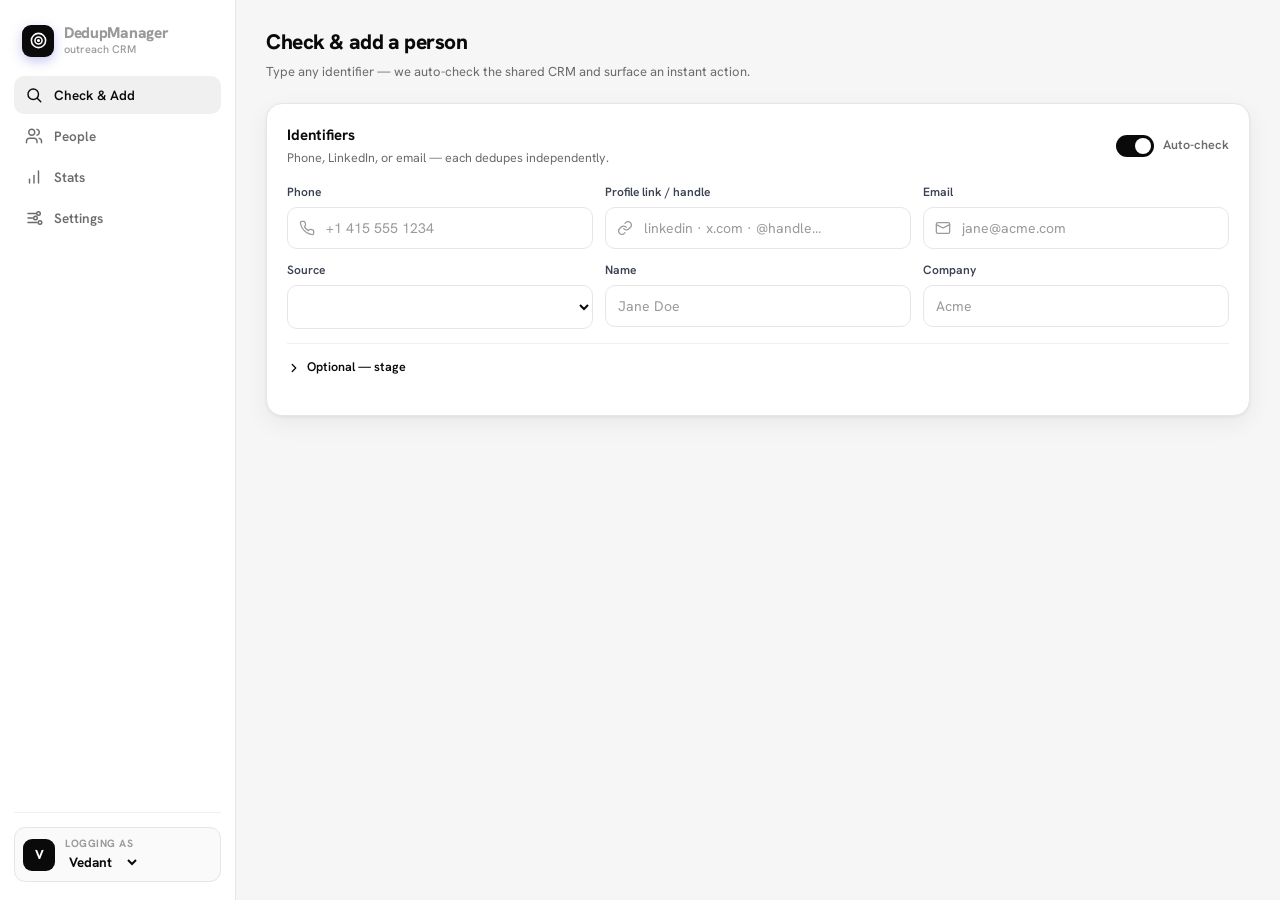
<file: apps-script/Index.html>
<!DOCTYPE html>
<html lang="en">
<head>
<base target="_top">
<meta charset="utf-8">
<meta name="viewport" content="width=device-width, initial-scale=1">
<!-- Vanilla HTML/CSS/JS only (Apps Script HtmlService sandbox — no framework/npm).
     Design: data-dense dashboard, ink + iris accent, per-stage hue system,
     Hanken Grotesk + JetBrains Mono (tabular figures), SVG icons, motion. -->
<link rel="preconnect" href="https://fonts.googleapis.com">
<link rel="preconnect" href="https://fonts.gstatic.com" crossorigin>
<link href="https://fonts.googleapis.com/css2?family=Hanken+Grotesk:wght@400;500;600;700;800&family=JetBrains+Mono:wght@400;500;600&display=swap" rel="stylesheet">
<style>
  :root{
    --bg:#f6f6f6; --surface:#ffffff; --surface-2:#fafafa;
    --ink:#0a0a0a; --muted:#6b6b6b; --faint:#9a9a9a; --line:#e6e6e6; --line-2:#efefef;
    --iris:#0a0a0a; --iris-ink:#0a0a0a; --iris-soft:#f0f0f0;
    --ok:#0a0a0a; --ok-soft:#f4f4f4; --warn:#0a0a0a; --warn-soft:#0a0a0a; --amber:#3a3a3a;
    --r:12px; --r-lg:16px;
    --sh-sm:0 1px 2px rgba(0,0,0,.05);
    --sh:0 1px 3px rgba(0,0,0,.06), 0 8px 24px rgba(0,0,0,.06);
    --sh-pop:0 12px 40px rgba(0,0,0,.16);
    --ease:cubic-bezier(.2,.7,.2,1);
  }
  *{box-sizing:border-box}
  html,body{margin:0;height:100%}
  body{background:var(--bg);color:var(--ink);
    font-family:'Hanken Grotesk',system-ui,-apple-system,sans-serif;
    font-size:14px;line-height:1.5;-webkit-font-smoothing:antialiased}
  .mono{font-family:'JetBrains Mono',ui-monospace,monospace;font-variant-numeric:tabular-nums;font-size:12.5px}
  .tnum{font-variant-numeric:tabular-nums}
  button{font-family:inherit;cursor:pointer}
  a{color:var(--iris-ink)}
  ::selection{background:var(--iris-soft)}

  /* ── App shell ─────────────────────────────────────────────── */
  .app{display:grid;grid-template-columns:236px 1fr;min-height:100vh}
  aside{background:var(--surface);border-right:1px solid var(--line);
    display:flex;flex-direction:column;padding:18px 14px;position:sticky;top:0;height:100vh}
  .brand{display:flex;align-items:center;gap:10px;padding:6px 8px 18px}
  .brand .logo{width:32px;height:32px;border-radius:9px;background:#0a0a0a;
    display:grid;place-items:center;color:#fff;box-shadow:0 4px 12px rgba(91,91,214,.35)}
  .brand b{font-size:15.5px;font-weight:800;letter-spacing:-.02em;display:block;line-height:1.1}
  .brand span{font-size:11px;color:var(--faint);font-weight:500}
  nav{display:flex;flex-direction:column;gap:3px}
  .navbtn{display:flex;align-items:center;gap:11px;width:100%;border:0;background:transparent;
    color:var(--muted);font-weight:600;font-size:13.5px;padding:10px 11px;border-radius:10px;
    transition:background .16s var(--ease),color .16s var(--ease);text-align:left}
  .navbtn svg{width:18px;height:18px;flex:none;stroke-width:1.9}
  .navbtn:hover{background:var(--surface-2);color:var(--ink)}
  .navbtn[aria-current="page"]{background:var(--iris-soft);color:var(--iris-ink)}
  .navbtn:focus-visible{outline:2px solid var(--iris);outline-offset:2px}
  .side-foot{margin-top:auto;padding-top:14px;border-top:1px solid var(--line-2)}
  .whoami{display:flex;align-items:center;gap:10px;padding:8px;border-radius:11px;background:var(--surface-2);border:1px solid var(--line)}
  .ava{width:32px;height:32px;border-radius:9px;background:var(--iris);color:#fff;display:grid;place-items:center;
    font-weight:800;font-size:13px;flex:none}
  .whoami .lab{font-size:10.5px;color:var(--faint);font-weight:700;text-transform:uppercase;letter-spacing:.05em}
  .whoami select{border:0;background:transparent;font-family:inherit;font-weight:700;font-size:13.5px;color:var(--ink);
    padding:0;width:100%;cursor:pointer;outline:none}

  /* ── Main ──────────────────────────────────────────────────── */
  main{padding:26px 30px 80px;max-width:1080px;width:100%}
  .page-h{margin:0 0 4px;font-size:21px;font-weight:800;letter-spacing:-.02em}
  .page-sub{color:var(--muted);font-size:13px;margin:0 0 22px}
  .panel{animation:rise .32s var(--ease) both}
  @media (prefers-reduced-motion:reduce){.panel,.row-in{animation:none!important}}
  @keyframes rise{from{opacity:0;transform:translateY(8px)}to{opacity:1;transform:none}}

  .card{background:var(--surface);border:1px solid var(--line);border-radius:var(--r-lg);box-shadow:var(--sh);padding:20px}
  .card+.card{margin-top:16px}
  .card-h{display:flex;align-items:center;justify-content:space-between;gap:14px;margin-bottom:16px}
  .card-h h3{margin:0;font-size:15px;font-weight:700}
  .card-h p{margin:2px 0 0;color:var(--muted);font-size:12.5px}

  label.fl{display:block;font-weight:600;font-size:12px;color:#3a4150;margin:0 0 6px}
  .inwrap{position:relative}
  .inwrap>svg{position:absolute;left:12px;top:50%;transform:translateY(-50%);width:16px;height:16px;
    color:var(--faint);stroke-width:1.9;pointer-events:none}
  input,select,textarea{width:100%;font-family:inherit;font-size:14px;color:var(--ink);background:var(--surface);
    border:1px solid var(--line);border-radius:10px;padding:11px 12px;outline:none;transition:border .15s,box-shadow .15s}
  .inwrap input{padding-left:38px}
  input::placeholder{color:var(--faint)}
  input:focus,select:focus,textarea:focus{border-color:var(--iris);box-shadow:0 0 0 3px var(--iris-soft)}
  .grid3{display:grid;grid-template-columns:repeat(3,1fr);gap:12px}
  .field{margin-bottom:0}

  .btn{display:inline-flex;align-items:center;justify-content:center;gap:8px;border:0;border-radius:10px;
    padding:11px 16px;font-weight:700;font-size:13.5px;background:var(--ink);color:#fff;
    transition:transform .12s var(--ease),box-shadow .16s,filter .16s}
  .btn svg{width:16px;height:16px;stroke-width:2}
  .btn:hover{transform:translateY(-1px);box-shadow:0 6px 16px rgba(18,22,33,.18)}
  .btn:active{transform:translateY(0)}
  .btn:focus-visible{outline:2px solid var(--iris);outline-offset:2px}
  .btn.primary{background:var(--iris)}
  .btn.primary:hover{box-shadow:0 6px 18px rgba(91,91,214,.4)}
  .btn.ok{background:var(--ok)}
  .btn.ghost{background:var(--surface);color:var(--ink);border:1px solid var(--line)}
  .btn.ghost:hover{background:var(--surface-2);box-shadow:none}
  .btn:disabled{opacity:.5;pointer-events:none}

  /* switch */
  .switch{display:inline-flex;align-items:center;gap:9px;font-weight:600;font-size:12.5px;color:var(--muted);cursor:pointer}
  .switch input{position:absolute;opacity:0;width:0;height:0}
  .track{width:38px;height:22px;border-radius:20px;background:#cfd4dd;position:relative;transition:background .18s var(--ease);flex:none}
  .track:before{content:"";position:absolute;width:16px;height:16px;border-radius:50%;background:#fff;left:3px;top:3px;
    transition:transform .18s var(--ease);box-shadow:0 1px 2px rgba(0,0,0,.2)}
  .switch input:checked+.track{background:var(--iris)}
  .switch input:checked+.track:before{transform:translateX(16px)}
  .switch input:focus-visible+.track{outline:2px solid var(--iris);outline-offset:2px}

  /* disclosure */
  details.more{margin-top:14px;border-top:1px solid var(--line-2);padding-top:14px}
  details.more>summary{list-style:none;cursor:pointer;font-weight:600;font-size:12.5px;color:var(--iris-ink);
    display:inline-flex;align-items:center;gap:6px}
  details.more>summary::-webkit-details-marker{display:none}
  details.more>summary svg{width:14px;height:14px;transition:transform .18s var(--ease)}
  details.more[open]>summary svg{transform:rotate(90deg)}

  /* action bar + verdict */
  .actionbar{display:flex;align-items:center;gap:10px;margin-top:16px;padding-top:16px;border-top:1px solid var(--line-2);
    animation:rise .22s var(--ease) both}
  .chip{display:inline-flex;align-items:center;gap:7px;font-weight:700;font-size:12.5px;padding:6px 11px;border-radius:20px}
  .chip svg{width:14px;height:14px;stroke-width:2.2}
  .chip.ok{background:#e7f6ee;color:#067a52;border:1px solid #c5ebd5}
  .chip.warn{background:#fdecea;color:#c0271d;border:1px solid #f7cfca}
  .chip.idle{background:var(--surface-2);color:var(--muted);border:1px solid var(--line)}
  .chip .spin{animation:spin .8s linear infinite}
  @keyframes spin{to{transform:rotate(360deg)}}
  .grow{flex:1}

  .reclist{margin-top:14px;display:flex;flex-direction:column;gap:8px}
  .rec{border:1px solid var(--line);border-radius:12px;padding:12px 14px;background:var(--surface-2);
    animation:rise .26s var(--ease) both}
  .rec .top{display:flex;align-items:center;gap:9px}
  .rec b{font-weight:700}
  .rec .meta{color:var(--muted);font-size:12px;margin-top:4px;display:flex;flex-wrap:wrap;gap:4px 10px}
  .rec .meta .mono{color:#414856}

  .pill{display:inline-block;font-size:11px;font-weight:700;padding:3px 9px;border-radius:20px;white-space:nowrap;letter-spacing:.01em}
  .matchtag{font-size:10.5px;font-weight:700;text-transform:uppercase;letter-spacing:.05em;color:var(--iris-ink);
    background:var(--iris-soft);padding:2px 7px;border-radius:6px}

  /* table */
  .tablewrap{overflow-x:auto;margin:0 -4px;border-radius:12px}
  table{width:100%;border-collapse:separate;border-spacing:0;white-space:nowrap}
  thead th{position:sticky;top:0;background:var(--surface);text-align:left;font-size:10.5px;text-transform:uppercase;
    letter-spacing:.05em;color:var(--faint);font-weight:700;padding:10px 12px;border-bottom:1px solid var(--line)}
  th.cust{color:var(--amber)}
  tbody td{padding:11px 12px;border-bottom:1px solid var(--line-2);font-size:13px;vertical-align:middle}
  tbody td.cust{background:#f7f7f7}
  tbody tr{transition:background .12s}
  tbody tr:hover td{background:var(--surface-2)}
  tbody tr:hover td.cust{background:#efefef}
  td .nm{font-weight:600}
  td .sub{color:var(--faint);font-size:11.5px;margin-top:1px}
  td select{padding:6px 9px;border-radius:8px;font-weight:700;font-size:12px;border:1px solid var(--line)}
  .del{display:inline-flex;align-items:center;justify-content:center;border:1px solid var(--line);background:var(--surface);
    color:var(--faint);border-radius:8px;width:30px;height:30px;padding:0;transition:.14s var(--ease)}
  .del svg{width:15px;height:15px;stroke-width:1.9}
  .del:hover{color:var(--warn);border-color:var(--warn-soft);background:var(--warn-soft)}
  .del:focus-visible{outline:2px solid var(--warn);outline-offset:2px}
  .del.arm{width:auto;padding:0 11px;font-weight:700;font-size:12px;color:#fff;background:var(--warn);border-color:var(--warn)}

  /* stats */
  .kpis{display:grid;grid-template-columns:repeat(3,1fr);gap:14px;margin-bottom:16px}
  .kpi{background:var(--surface);border:1px solid var(--line);border-radius:var(--r);box-shadow:var(--sh-sm);padding:18px}
  .kpi .n{font-size:30px;font-weight:800;letter-spacing:-.03em}
  .kpi .l{color:var(--muted);font-size:12.5px;font-weight:600;margin-top:2px}
  .barrow{display:flex;align-items:center;gap:12px;margin:9px 0}
  .barrow .k{width:120px;font-weight:600;font-size:12.5px;flex:none;overflow:hidden;text-overflow:ellipsis}
  .bartrack{flex:1;height:9px;border-radius:6px;background:var(--line-2);overflow:hidden}
  .barfill{height:100%;border-radius:6px;transform-origin:left;animation:grow .5s var(--ease) both}
  @keyframes grow{from{transform:scaleX(0)}to{transform:scaleX(1)}}
  .barrow .v{width:34px;text-align:right;font-weight:700;font-size:12.5px}

  /* settings */
  .toggle{display:flex;align-items:center;justify-content:space-between;gap:16px;padding:13px 0;border-bottom:1px solid var(--line-2)}
  .toggle:last-of-type{border:0}
  .toggle .t{font-weight:600;font-size:13.5px}
  .toggle .d{color:var(--muted);font-size:12px;margin-top:1px}

  .empty{text-align:center;color:var(--muted);padding:30px;font-weight:500}
  .empty svg{width:30px;height:30px;color:var(--faint);margin-bottom:8px}
  .hide{display:none!important}

  /* toast */
  .toast{position:fixed;bottom:24px;left:50%;transform:translate(-50%,18px);background:var(--ink);color:#fff;
    padding:11px 18px;border-radius:11px;font-weight:600;font-size:13px;box-shadow:var(--sh-pop);
    opacity:0;pointer-events:none;transition:opacity .2s,transform .2s var(--ease);display:flex;align-items:center;gap:8px;z-index:100}
  .toast svg{width:16px;height:16px;color:#7fe3b3}
  .toast.show{opacity:1;transform:translate(-50%,0)}

  /* responsive */
  @media (max-width:860px){
    .app{grid-template-columns:1fr}
    aside{position:static;height:auto;flex-direction:row;align-items:center;gap:8px;padding:10px 12px;
      border-right:0;border-bottom:1px solid var(--line);overflow-x:auto}
    .brand{padding:0 6px 0 2px}.brand .txt{display:none}
    nav{flex-direction:row;gap:2px}
    .navbtn{padding:9px 11px}.navbtn .lab{display:none}
    .side-foot{margin:0 0 0 auto;padding:0;border:0}
    .whoami{padding:5px 8px}.whoami .lab{display:none}
    main{padding:20px 16px 70px}
    .grid3,.kpis{grid-template-columns:1fr}
    .actionbar{flex-wrap:wrap}
  }
</style>
</head>
<body>
<div class="app">
  <aside>
    <div class="brand">
      <span class="logo"><svg viewBox="0 0 24 24" width="19" height="19" fill="none" stroke="currentColor" stroke-width="2" stroke-linecap="round"><circle cx="12" cy="12" r="9"/><circle cx="12" cy="12" r="4.5"/><circle cx="12" cy="12" r="1" fill="currentColor"/></svg></span>
      <span class="txt"><b>DedupManager</b><span>outreach CRM</span></span>
    </div>
    <nav id="nav">
      <button class="navbtn" data-tab="check" aria-current="page" onclick="tab('check')">
        <svg viewBox="0 0 24 24" fill="none" stroke="currentColor" stroke-linecap="round" stroke-linejoin="round"><circle cx="11" cy="11" r="7"/><path d="m21 21-4.3-4.3"/></svg><span class="lab">Check &amp; Add</span></button>
      <button class="navbtn" data-tab="people" onclick="tab('people')">
        <svg viewBox="0 0 24 24" fill="none" stroke="currentColor" stroke-linecap="round" stroke-linejoin="round"><path d="M16 21v-2a4 4 0 0 0-4-4H6a4 4 0 0 0-4 4v2"/><circle cx="9" cy="7" r="4"/><path d="M22 21v-2a4 4 0 0 0-3-3.87"/><path d="M16 3.13a4 4 0 0 1 0 7.75"/></svg><span class="lab">People</span></button>
      <button class="navbtn" data-tab="stats" onclick="tab('stats')">
        <svg viewBox="0 0 24 24" fill="none" stroke="currentColor" stroke-linecap="round" stroke-linejoin="round"><line x1="12" y1="20" x2="12" y2="10"/><line x1="18" y1="20" x2="18" y2="4"/><line x1="6" y1="20" x2="6" y2="15"/></svg><span class="lab">Stats</span></button>
      <button class="navbtn" data-tab="settings" onclick="tab('settings')">
        <svg viewBox="0 0 24 24" fill="none" stroke="currentColor" stroke-linecap="round" stroke-linejoin="round"><line x1="4" y1="6" x2="14" y2="6"/><circle cx="18" cy="6" r="2.4"/><line x1="4" y1="12" x2="10" y2="12"/><circle cx="14" cy="12" r="2.4"/><line x1="4" y1="18" x2="16" y2="18"/><circle cx="20" cy="18" r="2.4"/></svg><span class="lab">Settings</span></button>
    </nav>
    <div class="side-foot">
      <div class="whoami">
        <span class="ava" id="meAva" aria-hidden="true">?</span>
        <div style="min-width:0">
          <div class="lab">Logging as</div>
          <label for="me" class="hide">Your name</label>
          <select id="me" onchange="saveMe()"></select>
        </div>
      </div>
    </div>
  </aside>

  <main>
    <!-- CHECK & ADD -->
    <section id="t-check" class="panel">
      <h1 class="page-h">Check &amp; add a person</h1>
      <p class="page-sub">Type any identifier — we auto-check the shared CRM and surface an instant action.</p>
      <div class="card">
        <div class="card-h">
          <div><h3>Identifiers</h3><p>Phone, LinkedIn, or email — each dedupes independently.</p></div>
          <label class="switch"><input type="checkbox" id="autochk" checked onchange="onAuto()"><span class="track"></span>Auto-check</label>
        </div>
        <div class="grid3">
          <div class="field"><label class="fl" for="f_phone">Phone</label>
            <div class="inwrap"><svg viewBox="0 0 24 24" fill="none" stroke="currentColor" stroke-linecap="round" stroke-linejoin="round"><path d="M22 16.9v3a2 2 0 0 1-2.2 2 19.8 19.8 0 0 1-8.6-3.1 19.5 19.5 0 0 1-6-6A19.8 19.8 0 0 1 2.1 4.2 2 2 0 0 1 4.1 2h3a2 2 0 0 1 2 1.7c.1 1 .4 1.9.7 2.8a2 2 0 0 1-.5 2.1L8.1 9.9a16 16 0 0 0 6 6l1.3-1.3a2 2 0 0 1 2.1-.4c.9.3 1.8.6 2.8.7a2 2 0 0 1 1.7 2z"/></svg>
              <input id="f_phone" inputmode="tel" placeholder="+1 415 555 1234" oninput="onId()"></div></div>
          <div class="field"><label class="fl" for="f_link">Profile link / handle</label>
            <div class="inwrap"><svg viewBox="0 0 24 24" fill="none" stroke="currentColor" stroke-linecap="round" stroke-linejoin="round"><path d="M10 13a5 5 0 0 0 7.5.5l3-3a5 5 0 0 0-7-7l-1.5 1.5"/><path d="M14 11a5 5 0 0 0-7.5-.5l-3 3a5 5 0 0 0 7 7l1.5-1.5"/></svg>
              <input id="f_link" placeholder="linkedin · x.com · @handle…" oninput="onId()"></div></div>
          <div class="field"><label class="fl" for="f_email">Email</label>
            <div class="inwrap"><svg viewBox="0 0 24 24" fill="none" stroke="currentColor" stroke-linecap="round" stroke-linejoin="round"><rect x="2" y="4" width="20" height="16" rx="2"/><path d="m22 7-10 5L2 7"/></svg>
              <input id="f_email" inputmode="email" placeholder="jane@acme.com" oninput="onId()"></div></div>
        </div>

        <div class="grid3" style="margin-top:12px">
          <div class="field"><label class="fl" for="f_source">Source</label><select id="f_source" onchange="onId()"></select></div>
          <div class="field"><label class="fl" for="f_name">Name</label><input id="f_name" placeholder="Jane Doe" oninput="onId()"></div>
          <div class="field"><label class="fl" for="f_company">Company</label><input id="f_company" placeholder="Acme"></div>
        </div>

        <details class="more" id="moreDet">
          <summary><svg viewBox="0 0 24 24" fill="none" stroke="currentColor" stroke-width="2.2" stroke-linecap="round" stroke-linejoin="round"><path d="m9 18 6-6-6-6"/></svg>Optional — stage</summary>
          <div class="grid3" style="margin-top:14px">
            <div class="field"><label class="fl" for="f_status">Stage</label><select id="f_status"></select></div>
            <div></div><div></div>
          </div>
        </details>

        <div id="actionbar" class="actionbar hide" aria-live="polite"></div>
        <div id="reclist" class="reclist"></div>
      </div>
    </section>

    <!-- PEOPLE -->
    <section id="t-people" class="panel hide">
      <h1 class="page-h">People</h1>
      <p class="page-sub">Everyone the team has approached. Amber columns are yours, from the Sheet.</p>
      <div class="card">
        <div class="inwrap" style="margin-bottom:14px">
          <svg viewBox="0 0 24 24" fill="none" stroke="currentColor" stroke-linecap="round" stroke-linejoin="round"><circle cx="11" cy="11" r="7"/><path d="m21 21-4.3-4.3"/></svg>
          <label for="q" class="hide">Search people</label>
          <input id="q" placeholder="Search name, company, phone, email, teammate, any column…" oninput="debouncedSearch()">
        </div>
        <div class="tablewrap" id="peopleList"><div class="empty">Loading…</div></div>
      </div>
    </section>

    <!-- STATS -->
    <section id="t-stats" class="panel hide">
      <h1 class="page-h">Stats</h1>
      <p class="page-sub">Coverage across the team and the pipeline.</p>
      <div class="kpis" id="kpis"></div>
      <div class="card"><div class="card-h"><h3>By teammate</h3></div><div id="byPerson"></div></div>
      <div class="card"><div class="card-h"><h3>By stage</h3></div><div id="byStage"></div></div>
    </section>

    <!-- SETTINGS -->
    <section id="t-settings" class="panel hide">
      <h1 class="page-h">Settings</h1>
      <p class="page-sub">Team, stages and matching strictness. Syncs to every extension within minutes.</p>

      <div class="card">
        <div class="card-h"><div><h3>Invite teammates</h3><p>One person sets this up; everyone else just pastes the code below into their extension.</p></div></div>
        <label class="fl" for="s_team">Team members (comma-separated)</label>
        <input id="s_team" placeholder="Vedant,Rahul,Saksham" oninput="buildInvite()">
        <div style="margin:16px 0 6px"><label class="fl">Invite code — copy &amp; send to each teammate</label></div>
        <textarea id="inviteCode" readonly rows="3" style="resize:none;font-family:'JetBrains Mono',monospace;font-size:11.5px;color:var(--muted)"></textarea>
        <div style="margin-top:10px;display:flex;gap:10px;align-items:center">
          <button class="btn primary" onclick="copyInvite()">Copy invite code</button>
          <span class="hint" id="inviteMsg" style="margin:0"></span>
        </div>
        <div class="hint" style="margin-top:14px;line-height:1.6">
          <b>What a teammate does to join:</b><br>
          1. Install the extension: <span class="mono">chrome://extensions</span> → Developer mode → <b>Load unpacked</b> → pick the <span class="mono">extension/</span> folder.<br>
          2. Click the DedupManager icon → <b>Connection settings</b> → paste the invite code → <b>Import config</b>.<br>
          3. Pick their name under <b>I am</b>. Done — same shared sheet, no Google login needed.
        </div>
      </div>

      <div class="card">
        <div class="card-h"><div><h3>Pipeline stages</h3><p>Comma-separated. First is the default for new people.</p></div></div>
        <input id="s_stages" placeholder="New,Contacted,Replied,Meeting,Won,Lost">
        <div class="card-h" style="margin:22px 0 6px"><div><h3>Sources / channels</h3><p>The list you pick from when logging where you connected.</p></div></div>
        <input id="s_sources" placeholder="LinkedIn,Email,Phone,WhatsApp,Slack,Twitter/X,Reddit,Other">
        <div class="card-h" style="margin:22px 0 6px"><h3>Matching robustness</h3></div>
        <div id="knobs"></div>
        <div style="margin-top:18px"><button class="btn primary" onclick="saveSettings()">Save settings</button></div>
      </div>
    </section>
  </main>
</div>
<div class="toast" id="toast" role="status" aria-live="polite"></div>

<script>
  var TEAM = ['Vedant','Rahul','Saksham']; // edit to your names
  var SETTINGS = {}, STAGES = ['New'], SOURCES = [];
  var KNOBS = [
    ['email_strip_plus','Ignore +tags in email','jane+sales@x.com → jane@x.com'],
    ['email_ignore_dots','Ignore dots in email','j.a.ne@gmail → jane@gmail'],
    ['linkedin_slug_only','LinkedIn slug only','Match on /in/<slug>, ignore url noise'],
    ['phone_match_last10','Phone: ignore country code','Compare the last 10 digits'],
    ['reddit_strip_prefix','Normalize Reddit handles','Strip u/ and /user/, lowercase'],
    ['fuzzy_name_company','Fuzzy name + company','Merge same name + company without a shared id']
  ];
  var PREFERRED=['name','company','link','phone','email','source','status','added_by','updated_at','notes'];
  var HIDDEN=['id','added_at','updated_by'];
  var STAGE_MAP={'new':'slate','contacted':'sky','replied':'violet','meeting':'amber','interested':'violet',
    'qualified':'teal','negotiating':'amber','won':'emerald','closed':'emerald','lost':'rose','no-reply':'slate','no reply':'slate'};
  var HUES=['slate','sky','violet','amber','emerald','rose','teal','indigo'];
  // Monochrome ramp: early stages light grey → Won solid black; Lost outlined.
  var HUE_COLORS={slate:['#f0f0f0','#5a5a5a'],sky:['#e8e8e8','#4a4a4a'],violet:['#dedede','#3a3a3a'],
    amber:['#d2d2d2','#2a2a2a'],emerald:['#0a0a0a','#ffffff'],rose:['#f7f7f7','#9a9a9a'],
    teal:['#d8d8d8','#2f2f2f'],indigo:['#c8c8c8','#1f1f1f']};

  var ICON={
    check:'<svg viewBox="0 0 24 24" fill="none" stroke="currentColor" stroke-linecap="round" stroke-linejoin="round"><path d="M22 11.1V12a10 10 0 1 1-5.9-9.1"/><path d="m9 11 3 3L22 4"/></svg>',
    warn:'<svg viewBox="0 0 24 24" fill="none" stroke="currentColor" stroke-linecap="round" stroke-linejoin="round"><path d="m21.7 18-8-14a2 2 0 0 0-3.4 0l-8 14A2 2 0 0 0 4 21h16a2 2 0 0 0 1.7-3z"/><line x1="12" y1="9" x2="12" y2="13.5"/><line x1="12" y1="17" x2="12.01" y2="17"/></svg>',
    spin:'<svg class="spin" viewBox="0 0 24 24" fill="none" stroke="currentColor" stroke-linecap="round"><path d="M21 12a9 9 0 1 1-6.2-8.5"/></svg>',
    plus:'<svg viewBox="0 0 24 24" fill="none" stroke="currentColor" stroke-linecap="round"><line x1="12" y1="5" x2="12" y2="19"/><line x1="5" y1="12" x2="19" y2="12"/></svg>',
    merge:'<svg viewBox="0 0 24 24" fill="none" stroke="currentColor" stroke-linecap="round" stroke-linejoin="round"><circle cx="18" cy="18" r="3"/><circle cx="6" cy="6" r="3"/><path d="M6 21V9a9 9 0 0 0 9 9"/></svg>',
    users:'<svg viewBox="0 0 24 24" fill="none" stroke="currentColor" stroke-linecap="round" stroke-linejoin="round"><path d="M16 21v-2a4 4 0 0 0-4-4H6a4 4 0 0 0-4 4v2"/><circle cx="9" cy="7" r="4"/></svg>',
    trash:'<svg viewBox="0 0 24 24" fill="none" stroke="currentColor" stroke-linecap="round" stroke-linejoin="round"><path d="M3 6h18"/><path d="M8 6V4a1 1 0 0 1 1-1h6a1 1 0 0 1 1 1v2m2 0v14a2 2 0 0 1-2 2H7a2 2 0 0 1-2-2V6"/><line x1="10" y1="11" x2="10" y2="17"/><line x1="14" y1="11" x2="14" y2="17"/></svg>'
  };

  function $(id){return document.getElementById(id)}
  function esc(s){return String(s==null?'':s).replace(/[&<>"]/g,function(m){return({'&':'&amp;','<':'&lt;','>':'&gt;','"':'&quot;'})[m]})}

  var CREDS={url:'',key:''};
  function init(){
    fillMe();
    google.script.run.withSuccessHandler(function(r){
      SETTINGS=r.settings||{};
      STAGES=splitList(SETTINGS.stages,'New');
      SOURCES=splitList(SETTINGS.sources,'');
      if(SETTINGS.team){TEAM=splitList(SETTINGS.team,'');fillMe();}
      fillStages(); fillSources(); renderKnobs();
    }).apiBootstrap();
    google.script.run.withSuccessHandler(function(c){CREDS={url:c.url||'',key:c.key||''};buildInvite();}).apiCreds();
  }
  function fillMe(){
    var sel=$('me'),cur=sel.value||localStorage.getItem('dedup_me')||'';
    sel.innerHTML=TEAM.map(function(n){return '<option'+(n===cur?' selected':'')+'>'+esc(n)+'</option>'}).join('');
    setAva();
  }
  // ── invite code (base64 of {apiUrl,apiKey,team}) ──────────────
  function inviteTeam(){return splitList($('s_team').value||SETTINGS.team||TEAM.join(','),'')}
  function buildInvite(){
    if(!$('inviteCode'))return;
    if(!CREDS.url||!CREDS.key){$('inviteCode').value='(deploy not ready — re-run ./deploy.sh)';return;}
    var obj={apiUrl:CREDS.url,apiKey:CREDS.key,team:inviteTeam()};
    $('inviteCode').value=btoa(unescape(encodeURIComponent(JSON.stringify(obj))));
  }
  function copyInvite(){
    var t=$('inviteCode'); t.select();
    navigator.clipboard.writeText(t.value).then(function(){$('inviteMsg').textContent='Copied — send it to your teammate'},
      function(){$('inviteMsg').textContent='Select-all + copy the box above'});
  }
  function splitList(v,fb){return String(v||fb).split(',').map(function(s){return s.trim()}).filter(Boolean)}
  function saveMe(){localStorage.setItem('dedup_me',$('me').value);setAva()}
  function setAva(){$('meAva').textContent=($('me').value||'?').charAt(0).toUpperCase()}
  function fillStages(){$('f_status').innerHTML=STAGES.map(function(s){return '<option>'+esc(s)+'</option>'}).join('')}
  function fillSources(){$('f_source').innerHTML='<option value="">— source —</option>'+SOURCES.map(function(s){return '<option>'+esc(s)+'</option>'}).join('')}

  function tab(name){
    ['check','people','stats','settings'].forEach(function(t){$('t-'+t).classList.toggle('hide',t!==name)});
    document.querySelectorAll('.navbtn').forEach(function(b){
      if(b.dataset.tab===name)b.setAttribute('aria-current','page');else b.removeAttribute('aria-current')});
    var p=$('t-'+name); p.classList.remove('panel'); void p.offsetWidth; p.classList.add('panel');
    if(name==='people') doSearch();
    if(name==='stats') loadStats();
    if(name==='settings'){$('s_stages').value=SETTINGS.stages||'';$('s_sources').value=SETTINGS.sources||'';$('s_team').value=SETTINGS.team||TEAM.join(',');buildInvite()}
  }

  // stage pill / hue
  function stageHue(name){var k=String(name||'').toLowerCase().trim();if(STAGE_MAP[k])return STAGE_MAP[k];
    var h=0;for(var i=0;i<k.length;i++)h=(h*31+k.charCodeAt(i))>>>0;return HUES[h%HUES.length]}
  function pill(name){var c=HUE_COLORS[stageHue(name)];return '<span class="pill" style="background:'+c[0]+';color:'+c[1]+'">'+esc(name||'—')+'</span>'}

  // ── Check & Add: auto-check + instant one-click add ──────────
  var autoOn=true, lastHits=[], checkTimer=null, checkSeq=0;
  function candidate(){return {phone:$('f_phone').value.trim(),link:$('f_link').value.trim(),
    email:$('f_email').value.trim(),source:$('f_source').value,
    name:$('f_name').value.trim(),company:$('f_company').value.trim(),status:$('f_status').value}}
  function hasId(c){return c.phone||c.email||c.link}
  function onAuto(){autoOn=$('autochk').checked;onId()}

  function onId(){
    var c=candidate();
    checkSeq++;                            // any edit invalidates in-flight checks
    if(!hasId(c) && !c.source && !c.name){hideAction();return}
    showAction(undefined);                 // instant Add button, state unknown
    if(autoOn && hasId(c)){clearTimeout(checkTimer);checkTimer=setTimeout(runCheck,400)}
  }
  function runCheck(){
    var c=candidate(); if(!hasId(c)){hideAction();return}
    showAction(null);                      // "checking…"
    var my=++checkSeq;
    google.script.run.withSuccessHandler(function(r){
      if(my!==checkSeq) return;            // stale reply (input changed since) — ignore
      lastHits=r.hits||[]; showAction(lastHits);
    }).apiCheck(c);
  }
  function hideAction(){$('actionbar').classList.add('hide');$('reclist').innerHTML='';lastHits=[]}

  function showAction(hits){
    var bar=$('actionbar'); bar.classList.remove('hide');
    var chip;
    if(hits===undefined) chip='<span class="chip idle">'+(autoOn?ICON.spin+'ready':'fill &amp; check')+'</span>';
    else if(hits===null) chip='<span class="chip idle">'+ICON.spin+'checking…</span>';
    else if(hits.length) chip='<span class="chip warn">'+ICON.warn+'matches '+esc(hits[0].contact.name||'existing')+(hits.length>1?(' +'+(hits.length-1)):'')+'</span>';
    else chip='<span class="chip ok">'+ICON.check+'new person</span>';
    var dup=hits&&hits.length;
    var manual=autoOn?'':'<button class="btn ghost" onclick="runCheck()">Check</button>';
    bar.innerHTML=chip+'<span class="grow"></span>'+manual+
      '<button class="btn '+(dup?'primary':'ok')+'" onclick="save()">'+(dup?ICON.merge+'Merge &amp; save':ICON.plus+'Add person')+'</button>'+
      '<button class="btn ghost" onclick="resetForm()">Clear</button>';
    $('reclist').innerHTML = dup ? hits.map(recCard).join('') : '';
  }
  function recCard(h){var p=h.contact;
    return '<div class="rec"><div class="top"><b>'+esc(p.name||'(no name)')+'</b>'+
      (p.company?'<span style="color:var(--muted)"> · '+esc(p.company)+'</span>':'')+
      '<span class="grow"></span><span class="matchtag">matched '+esc(h.reason)+'</span>'+pill(p.status)+'</div>'+
      '<div class="meta"><span>owner '+esc(p.added_by)+'</span>'+ids(p)+'</div></div>'}
  function ids(p){var out=['link','phone','email'].filter(function(f){return p[f]})
    .map(function(f){return '<span class="mono">'+esc(String(p[f]))+'</span>'});
    if(p.source) out.unshift('<span class="matchtag" style="background:#eef0f4;color:#48536b">'+esc(p.source)+'</span>');
    return out.join('')}

  function save(){
    var c=candidate();
    if(!hasId(c) && !c.source){toast('Add an identifier or a source');return}
    c.added_by=$('me').value;
    var btns=$('actionbar').querySelectorAll('button'); btns.forEach(function(b){b.disabled=true});
    google.script.run.withSuccessHandler(function(res){
      if(res.ok){toast(res.merged?'Merged into existing record':'Person added');resetForm()}
      else{toast('Error: '+res.error);btns.forEach(function(b){b.disabled=false})}
    }).apiUpsert(c);
  }
  function resetForm(){['f_phone','f_link','f_email','f_name','f_company'].forEach(function(i){$(i).value=''});
    if($('f_source'))$('f_source').selectedIndex=0; $('moreDet').open=false; hideAction()}

  // ── People ───────────────────────────────────────────────────
  var searchTimer=null;
  function debouncedSearch(){clearTimeout(searchTimer);searchTimer=setTimeout(doSearch,220)}
  function doSearch(){google.script.run.withSuccessHandler(renderPeople).apiSearch($('q').value)}
  function renderPeople(r){
    if(!r.contacts.length){$('peopleList').innerHTML='<div class="empty">'+ICON.users+'<div>No people yet. Add your first from “Check &amp; Add”.</div></div>';return}
    var seen={}; r.contacts.forEach(function(c){for(var k in c)seen[k]=1});
    var cols=PREFERRED.filter(function(k){return seen[k]})
      .concat(Object.keys(seen).filter(function(k){return PREFERRED.indexOf(k)<0&&HIDDEN.indexOf(k)<0}));
    var custom=cols.filter(function(k){return PREFERRED.indexOf(k)<0});
    var head=cols.map(function(k){return '<th'+(custom.indexOf(k)>=0?' class="cust"':'')+'>'+esc(k)+'</th>'}).join('')+'<th></th>';
    var body=r.contacts.map(function(c){
      return '<tr>'+cols.map(function(k){
        var isC=custom.indexOf(k)>=0, cc=isC?' class="cust"':'';
        if(k==='status'){var hue=HUE_COLORS[stageHue(c.status)];
          return '<td><select aria-label="Stage" style="background:'+hue[0]+';color:'+hue[1]+';border-color:transparent" onchange="updateStatus(\''+esc(c.id)+'\',this.value,this)">'+
            STAGES.map(function(s){return '<option'+(s===c.status?' selected':'')+'>'+esc(s)+'</option>'}).join('')+'</select></td>'}
        if(k==='name')return '<td><div class="nm">'+esc(c.name||'—')+'</div>'+(c.link||c.email?'<div class="sub mono">'+esc(c.link||c.email)+'</div>':'')+'</td>';
        if(k==='phone'||k==='email'||k==='link')return '<td'+cc+'><span class="mono">'+esc(trunc(c[k]))+'</span></td>';
        if(k==='updated_at')return '<td'+cc+'>'+fmtDate(c[k])+'</td>';
        return '<td'+cc+'>'+esc(trunc(c[k]))+'</td>';
      }).join('')+'<td><button class="del" aria-label="Delete '+esc(c.name||'person')+'" title="Delete" onclick="delPerson(\''+esc(c.id)+'\',this)">'+ICON.trash+'</button></td></tr>';
    }).join('');
    $('peopleList').innerHTML='<table><thead><tr>'+head+'</tr></thead><tbody>'+body+'</tbody></table>';
  }
  function trunc(v){v=v==null?'':String(v);return v.length>52?v.slice(0,49)+'…':v}
  function updateStatus(id,status,el){
    if(el){var c=HUE_COLORS[stageHue(status)];el.style.background=c[0];el.style.color=c[1]}
    google.script.run.withSuccessHandler(function(){toast('Stage updated')}).apiUpdate({id:id,status:status,added_by:$('me').value});
  }
  function delPerson(id,el){
    if(el.dataset.armed==='1'){
      el.disabled=true;
      google.script.run.withSuccessHandler(function(r){toast(r.ok?'Person deleted':'Error: '+r.error);doSearch()}).apiDelete({id:id});
      return;
    }
    el.dataset.armed='1'; el.classList.add('arm'); el.innerHTML='Delete?';
    clearTimeout(el._t); el._t=setTimeout(function(){el.dataset.armed='0';el.classList.remove('arm');el.innerHTML=ICON.trash},2600);
  }

  // ── Stats ────────────────────────────────────────────────────
  function loadStats(){
    google.script.run.withSuccessHandler(function(s){
      $('kpis').innerHTML=kpi(s.total,'People in CRM')+kpi(Object.keys(s.byPerson).length,'Active teammates')+kpi(Object.keys(s.byStage).length,'Stages in use');
      $('byPerson').innerHTML=bars(s.byPerson,false);$('byStage').innerHTML=bars(s.byStage,true);
    }).apiStats();
  }
  function kpi(n,l){return '<div class="kpi"><div class="n tnum">'+n+'</div><div class="l">'+esc(l)+'</div></div>'}
  function bars(obj,byStage){
    var keys=Object.keys(obj).sort(function(a,b){return obj[b]-obj[a]});
    if(!keys.length)return '<div class="empty">No data yet.</div>';
    var max=Math.max.apply(null,keys.map(function(k){return obj[k]}));
    return keys.map(function(k){var col='var(--ink)';
      return '<div class="barrow"><div class="k">'+esc(k)+'</div><div class="bartrack">'+
        '<div class="barfill" style="width:'+Math.max(5,obj[k]/max*100)+'%;background:'+col+'"></div></div>'+
        '<div class="v tnum">'+obj[k]+'</div></div>'}).join('');
  }

  // ── Settings ─────────────────────────────────────────────────
  function renderKnobs(){
    $('knobs').innerHTML=KNOBS.map(function(k){var on=!!SETTINGS[k[0]];
      return '<div class="toggle"><div><div class="t">'+esc(k[1])+'</div><div class="d">'+esc(k[2])+'</div></div>'+
        '<label class="switch"><input type="checkbox" id="k_'+k[0]+'"'+(on?' checked':'')+'><span class="track"></span></label></div>';
    }).join('')+
    '<div class="toggle"><div><div class="t">Fuzzy threshold</div><div class="d">0.70 loose – 0.95 strict</div></div>'+
    '<input id="k_fuzzy_threshold" class="tnum" type="number" step="0.05" min="0.5" max="0.99" value="'+(SETTINGS.fuzzy_threshold||0.85)+'" style="width:92px"></div>';
  }
  function saveSettings(){
    var patch={}; KNOBS.forEach(function(k){patch[k[0]]=$('k_'+k[0]).checked});
    patch.fuzzy_threshold=Number($('k_fuzzy_threshold').value)||0.85;
    patch.stages=$('s_stages').value.trim()||SETTINGS.stages;
    patch.sources=$('s_sources').value.trim()||SETTINGS.sources;
    patch.team=$('s_team').value.trim()||SETTINGS.team;
    google.script.run.withSuccessHandler(function(r){
      SETTINGS=r.settings; STAGES=splitList(SETTINGS.stages,'New'); SOURCES=splitList(SETTINGS.sources,'');
      var tt=splitList(SETTINGS.team,''); if(tt.length)TEAM=tt; fillMe(); fillStages(); fillSources(); buildInvite(); toast('Settings saved');
    }).apiSettings(patch);
  }

  // ── utils ────────────────────────────────────────────────────
  function fmtDate(iso){var d=new Date(iso);return isNaN(d)?esc(iso):d.toLocaleDateString(undefined,{month:'short',day:'numeric'})}
  function toast(m){var t=$('toast');t.innerHTML=ICON.check+esc(m);t.classList.add('show');clearTimeout(toast._t);toast._t=setTimeout(function(){t.classList.remove('show')},2400)}
  init();
</script>
</body>
</html>
</file>
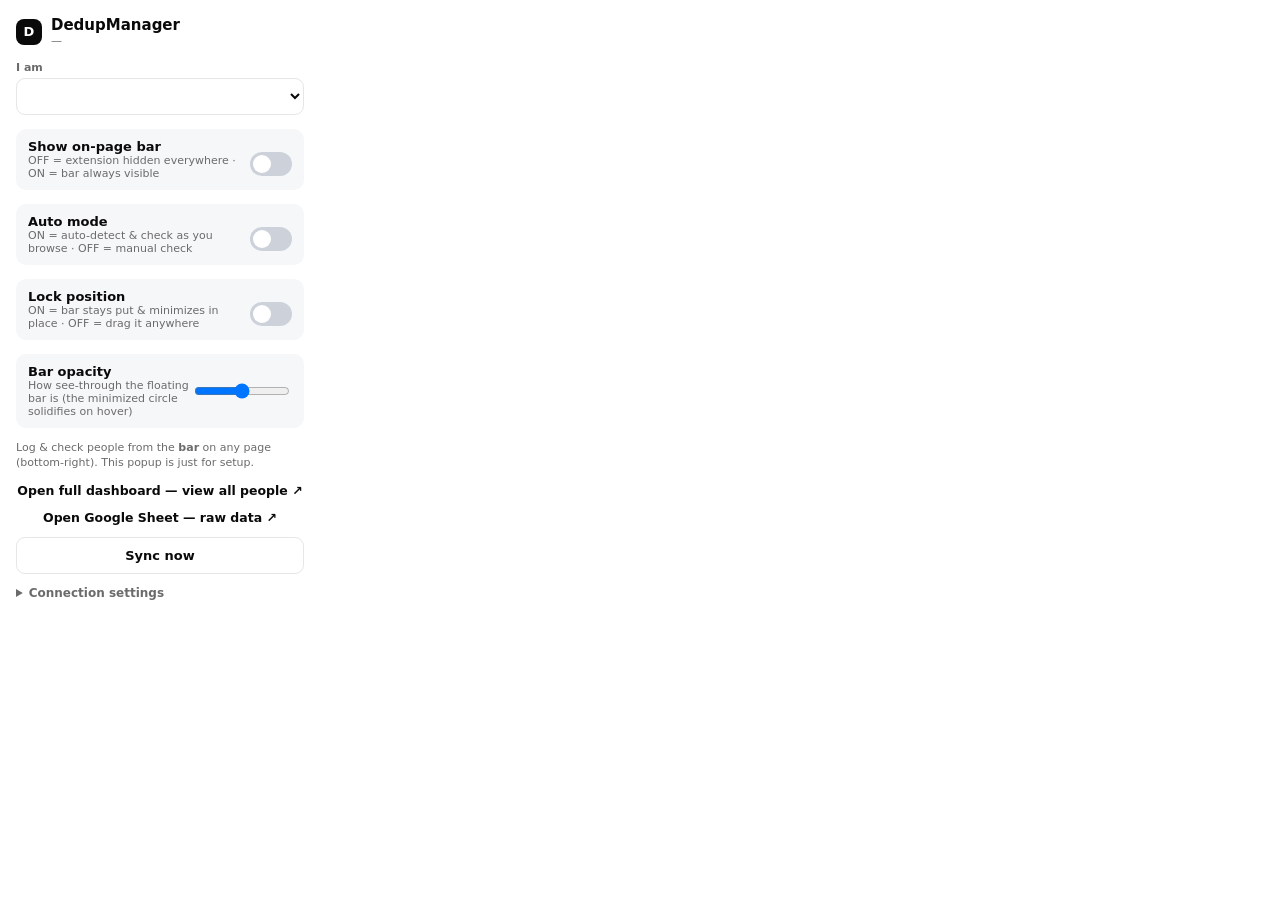
<file: extension/popup.html>
<!DOCTYPE html>
<html>
<head>
<meta charset="utf-8">
<style>
  :root{--accent:#0a0a0a;--line:#e6e6e6;--muted:#6b6b6b;--ink:#0a0a0a}
  *{box-sizing:border-box}
  body{width:320px;margin:0;padding:16px;font-family:'Plus Jakarta Sans',system-ui,-apple-system,sans-serif;
    color:var(--ink);font-size:13px;background:#fff}
  .top{display:flex;align-items:center;gap:9px;margin-bottom:14px}
  .logo{width:26px;height:26px;border-radius:8px;background:var(--accent);color:#fff;
    display:grid;place-items:center;font-weight:800}
  h1{font-size:15px;margin:0;font-weight:800}
  .sync{font-size:11px;color:var(--muted)}
  label{display:block;font-weight:700;font-size:11px;color:var(--muted);margin:12px 0 4px}
  input,select{width:100%;font-family:inherit;font-size:13px;padding:9px 10px;
    border:1px solid var(--line);border-radius:9px;outline:none;background:#fff;color:var(--ink)}
  input:focus,select:focus{border-color:var(--accent);box-shadow:0 0 0 3px rgba(10,10,10,.1)}
  .btn{width:100%;margin-top:12px;border:0;border-radius:9px;padding:10px;font-family:inherit;
    font-weight:700;font-size:13px;cursor:pointer;background:var(--accent);color:#fff}
  .btn.ghost{background:#fff;color:var(--ink);border:1px solid var(--line);margin-top:8px}
  .toggle{display:flex;align-items:center;justify-content:space-between;
    margin-top:14px;padding:10px 12px;background:#f6f7f9;border-radius:10px}
  .toggle b{font-size:13px}.toggle .d{font-size:11px;color:var(--muted)}
  .switch{position:relative;width:42px;height:24px;flex:none}
  .switch input{opacity:0;width:0;height:0}
  .slider{position:absolute;inset:0;background:#cdd2da;border-radius:20px;transition:.15s;cursor:pointer}
  .slider:before{content:"";position:absolute;width:18px;height:18px;left:3px;top:3px;background:#fff;border-radius:50%;transition:.15s}
  .switch input:checked+.slider{background:var(--accent)}
  .switch input:checked+.slider:before{transform:translateX(18px)}
  details{margin-top:12px}summary{font-size:12px;color:var(--muted);cursor:pointer;font-weight:700}
  .msg{font-size:12px;color:var(--muted);margin-top:8px;min-height:15px;font-weight:600}
  hr{border:0;border-top:1px solid var(--line);margin:14px 0}
  .row2{display:flex;gap:8px}.row2>div{flex:1}
  .hint{font-size:11px;color:var(--muted);margin-top:7px;line-height:1.4}
  .dashlink{display:block;text-align:center;margin:12px 0 4px;font-size:12.5px;font-weight:700;color:var(--accent);text-decoration:none}
  .dashlink:hover{text-decoration:underline}
  details#logDet{margin-top:14px;border:1px solid var(--line);border-radius:12px;padding:12px;background:#fbfbfd}
  details#logDet>summary{font-weight:800;color:var(--ink);font-size:13px;margin-bottom:4px}
</style>
</head>
<body>
  <div class="top">
    <div class="logo">D</div>
    <div style="flex:1"><h1>DedupManager</h1><div class="sync" id="sync">—</div></div>
  </div>

  <label>I am</label>
  <select id="me"></select>

  <div class="toggle">
    <div><b>Show on-page bar</b><div class="d">OFF = extension hidden everywhere · ON = bar always visible</div></div>
    <label class="switch"><input type="checkbox" id="enabled"><span class="slider"></span></label>
  </div>

  <div class="toggle" id="activeRow">
    <div><b>Auto mode</b><div class="d">ON = auto-detect &amp; check as you browse · OFF = manual check</div></div>
    <label class="switch"><input type="checkbox" id="active"><span class="slider"></span></label>
  </div>

  <div class="toggle">
    <div><b>Lock position</b><div class="d">ON = bar stays put &amp; minimizes in place · OFF = drag it anywhere</div></div>
    <label class="switch"><input type="checkbox" id="fixed"><span class="slider"></span></label>
  </div>

  <div class="toggle">
    <div><b>Bar opacity</b><div class="d">How see-through the floating bar is (the minimized circle solidifies on hover)</div></div>
    <input type="range" id="opacity" min="30" max="100" step="5" style="width:96px">
  </div>

  <div class="hint" style="margin-top:12px">Log &amp; check people from the <b>bar</b> on any page (bottom-right). This popup is just for setup.</div>

  <a id="openDash" target="_blank" class="dashlink">Open full dashboard — view all people ↗</a>
  <a id="openSheet" target="_blank" class="dashlink">Open Google Sheet — raw data ↗</a>

  <button class="btn ghost" id="syncBtn">Sync now</button>

  <details id="connDetails">
    <summary>Connection settings</summary>

    <label>Paste team config (easiest)</label>
    <input id="importStr" placeholder="paste the config string from your host…">
    <button class="btn" id="importBtn">Import config</button>

    <hr>

    <label>…or set manually — Apps Script URL (/exec)</label>
    <input id="apiUrl" placeholder="https://script.google.com/macros/s/…/exec">
    <label>Team API key</label>
    <input id="apiKey" type="password" placeholder="shared secret">
    <button class="btn ghost" id="saveCfg">Save connection</button>
    <button class="btn ghost" id="exportBtn">Copy shareable config</button>
  </details>

  <div class="msg" id="msg"></div>
  <script src="popup.js"></script>
</body>
</html>
</file>
